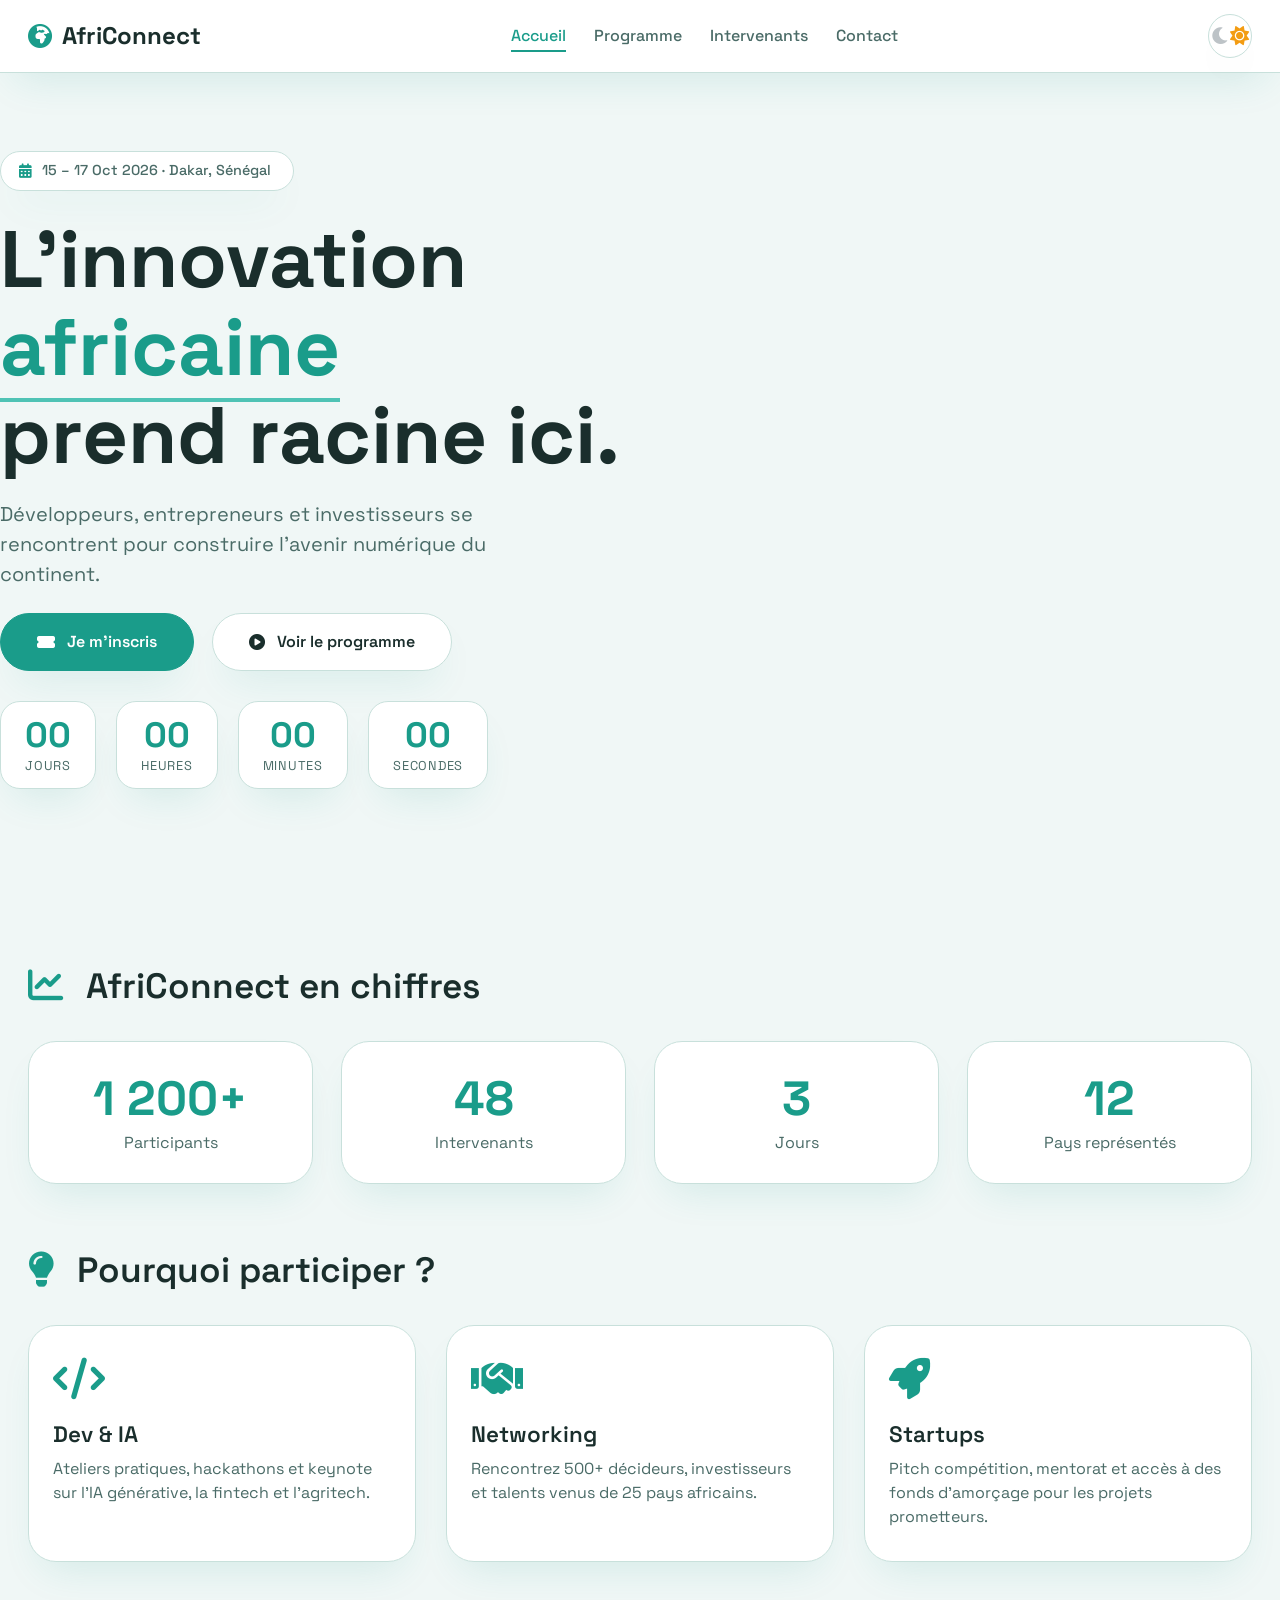
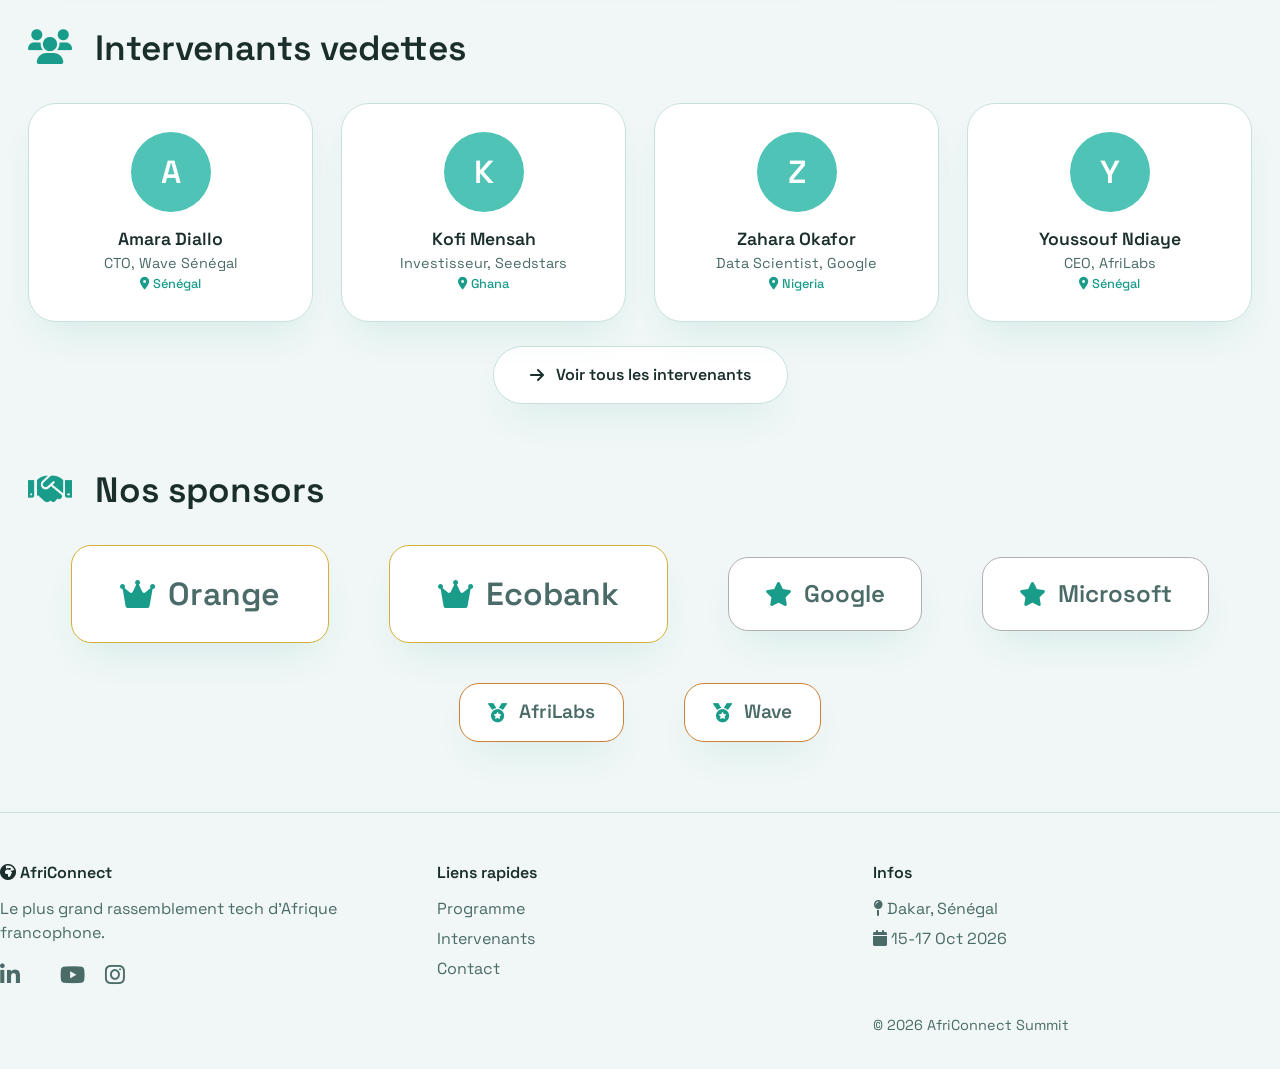
<file: index.html>
<!DOCTYPE html>
<html lang="fr">
<head>
    <meta charset="UTF-8" />
    <meta name="viewport" content="width=device-width, initial-scale=1.0" />
    <title>AfriConnect Summit 2026 · Accueil</title>
    <link rel="preconnect" href="https://fonts.googleapis.com" />
    <link rel="preconnect" href="https://fonts.gstatic.com" crossorigin />
    <link href="https://fonts.googleapis.com/css2?family=Space+Grotesk:wght@400;500;600;700&display=swap" rel="stylesheet" />
    <link rel="stylesheet" href="https://cdnjs.cloudflare.com/ajax/libs/font-awesome/6.0.0-beta3/css/all.min.css" />
    <link rel="stylesheet" href="css/style.css" />
</head>
<body>

    <!-- ===== NAVBAR ===== -->
    <header class="navbar">
        <a href="index.html" class="logo"><i class="fas fa-globe-africa"></i> AfriConnect</a>
        <input type="checkbox" id="menu-toggle" class="menu-toggle" />
        <label for="menu-toggle" class="hamburger"><i class="fas fa-bars"></i></label>
        <div class="nav-links">
            <a href="index.html" class="active">Accueil</a>
            <a href="programme.html">Programme</a>
            <a href="intervenants.html">Intervenants</a>
            <a href="contact.html">Contact</a>
        </div>
        <div class="nav-right">
            <label class="theme-toggle">
                <input type="checkbox" id="themeCheckbox" />
                <i class="fas fa-moon"></i>
                <i class="fas fa-sun"></i>
            </label>
        </div>
    </header>

    <!-- ===== PAGE ACCUEIL ===== -->
    <main>

        <!-- Hero -->
        <section class="hero container">
            <div class="hero-content">
                <div class="hero-badge">
                    <i class="fas fa-calendar-alt"></i> 15 – 17 Oct 2026 · Dakar, Sénégal
                </div>
                <h1>L'innovation <span>africaine</span><br />prend racine ici.</h1>
                <p>Développeurs, entrepreneurs et investisseurs se rencontrent pour construire l'avenir numérique du continent.</p>
                <div class="hero-actions">
                    <a href="contact.html" class="btn btn-primary"><i class="fas fa-ticket-alt"></i> Je m'inscris</a>
                    <a href="programme.html" class="btn btn-outline"><i class="fas fa-play-circle"></i> Voir le programme</a>
                </div>
                <div class="countdown">
                    <div class="countdown-item"><span class="number" id="days">--</span><div class="label">Jours</div></div>
                    <div class="countdown-item"><span class="number" id="hours">--</span><div class="label">Heures</div></div>
                    <div class="countdown-item"><span class="number" id="minutes">--</span><div class="label">Minutes</div></div>
                    <div class="countdown-item"><span class="number" id="seconds">--</span><div class="label">Secondes</div></div>
                </div>
            </div>
        </section>

        <!-- Chiffres clés -->
        <section class="container section-fade">
            <h2 class="section-title"><i class="fas fa-chart-line"></i> AfriConnect en chiffres</h2>
            <div class="stats-grid">
                <div class="stat-card">
                    <div class="stat-number">1 200+</div>
                    <div class="stat-label">Participants</div>
                </div>
                <div class="stat-card">
                    <div class="stat-number">48</div>
                    <div class="stat-label">Intervenants</div>
                </div>
                <div class="stat-card">
                    <div class="stat-number">3</div>
                    <div class="stat-label">Jours</div>
                </div>
                <div class="stat-card">
                    <div class="stat-number">12</div>
                    <div class="stat-label">Pays représentés</div>
                </div>
            </div>
        </section>

        <!-- Pourquoi participer -->
        <section class="container section-fade">
            <h2 class="section-title"><i class="fas fa-lightbulb"></i> Pourquoi participer ?</h2>
            <div class="flex-3">
                <div class="arg">
                    <i class="fas fa-code"></i>
                    <h3>Dev & IA</h3>
                    <p>Ateliers pratiques, hackathons et keynote sur l'IA générative, la fintech et l'agritech.</p>
                </div>
                <div class="arg">
                    <i class="fas fa-handshake"></i>
                    <h3>Networking</h3>
                    <p>Rencontrez 500+ décideurs, investisseurs et talents venus de 25 pays africains.</p>
                </div>
                <div class="arg">
                    <i class="fas fa-rocket"></i>
                    <h3>Startups</h3>
                    <p>Pitch compétition, mentorat et accès à des fonds d'amorçage pour les projets prometteurs.</p>
                </div>
            </div>
        </section>

        <!-- Intervenants vedettes -->
        <section class="container section-fade">
            <h2 class="section-title"><i class="fas fa-users"></i> Intervenants vedettes</h2>
            <div class="speakers-grid">
                <div class="speaker-card">
                    <div class="avatar">A</div>
                    <h4>Amara Diallo</h4>
                    <div class="title">CTO, Wave Sénégal</div>
                    <div class="country"><i class="fas fa-map-marker-alt"></i> Sénégal</div>
                </div>
                <div class="speaker-card">
                    <div class="avatar">K</div>
                    <h4>Kofi Mensah</h4>
                    <div class="title">Investisseur, Seedstars</div>
                    <div class="country"><i class="fas fa-map-marker-alt"></i> Ghana</div>
                </div>
                <div class="speaker-card">
                    <div class="avatar">Z</div>
                    <h4>Zahara Okafor</h4>
                    <div class="title">Data Scientist, Google</div>
                    <div class="country"><i class="fas fa-map-marker-alt"></i> Nigeria</div>
                </div>
                <div class="speaker-card">
                    <div class="avatar">Y</div>
                    <h4>Youssouf Ndiaye</h4>
                    <div class="title">CEO, AfriLabs</div>
                    <div class="country"><i class="fas fa-map-marker-alt"></i> Sénégal</div>
                </div>
            </div>
            <div class="btn-center">
                <a href="intervenants.html" class="btn btn-outline"><i class="fas fa-arrow-right"></i> Voir tous les intervenants</a>
            </div>
        </section>

        <!-- Sponsors -->
        <section class="container section-fade">
            <h2 class="section-title"><i class="fas fa-handshake"></i> Nos sponsors</h2>
            <div class="sponsors-tier">
                <div class="sponsor gold"><i class="fas fa-crown"></i> Orange</div>
                <div class="sponsor gold"><i class="fas fa-crown"></i> Ecobank</div>
                <div class="sponsor silver"><i class="fas fa-star"></i> Google</div>
                <div class="sponsor silver"><i class="fas fa-star"></i> Microsoft</div>
                <div class="sponsor bronze"><i class="fas fa-medal"></i> AfriLabs</div>
                <div class="sponsor bronze"><i class="fas fa-medal"></i> Wave</div>
            </div>
        </section>

    </main>

    <!-- ===== FOOTER ===== -->
    <footer class="container footer">
        <div class="footer-col">
            <h4><i class="fas fa-globe-africa"></i> AfriConnect</h4>
            <p>Le plus grand rassemblement tech d'Afrique francophone.</p>
            <div class="footer-socials">
                <a href="#"><i class="fab fa-linkedin-in"></i></a>
                <a href="#"><i class="fab fa-x-twitter"></i></a>
                <a href="#"><i class="fab fa-youtube"></i></a>
                <a href="#"><i class="fab fa-instagram"></i></a>
            </div>
        </div>
        <div class="footer-col">
            <h4>Liens rapides</h4>
            <a href="programme.html">Programme</a>
            <a href="intervenants.html">Intervenants</a>
            <a href="contact.html">Contact</a>
        </div>
        <div class="footer-col">
            <h4>Infos</h4>
            <p><i class="fas fa-map-pin"></i> Dakar, Sénégal</p>
            <p><i class="fas fa-calendar"></i> 15-17 Oct 2026</p>
            <a href="#" class="back-top"><i class="fas fa-arrow-up"></i> Retour en haut</a>
            <div class="copyright">© 2026 AfriConnect Summit</div>
        </div>
    </footer>

    <script src="js/main.js"></script>
</body>
</html>
</file>
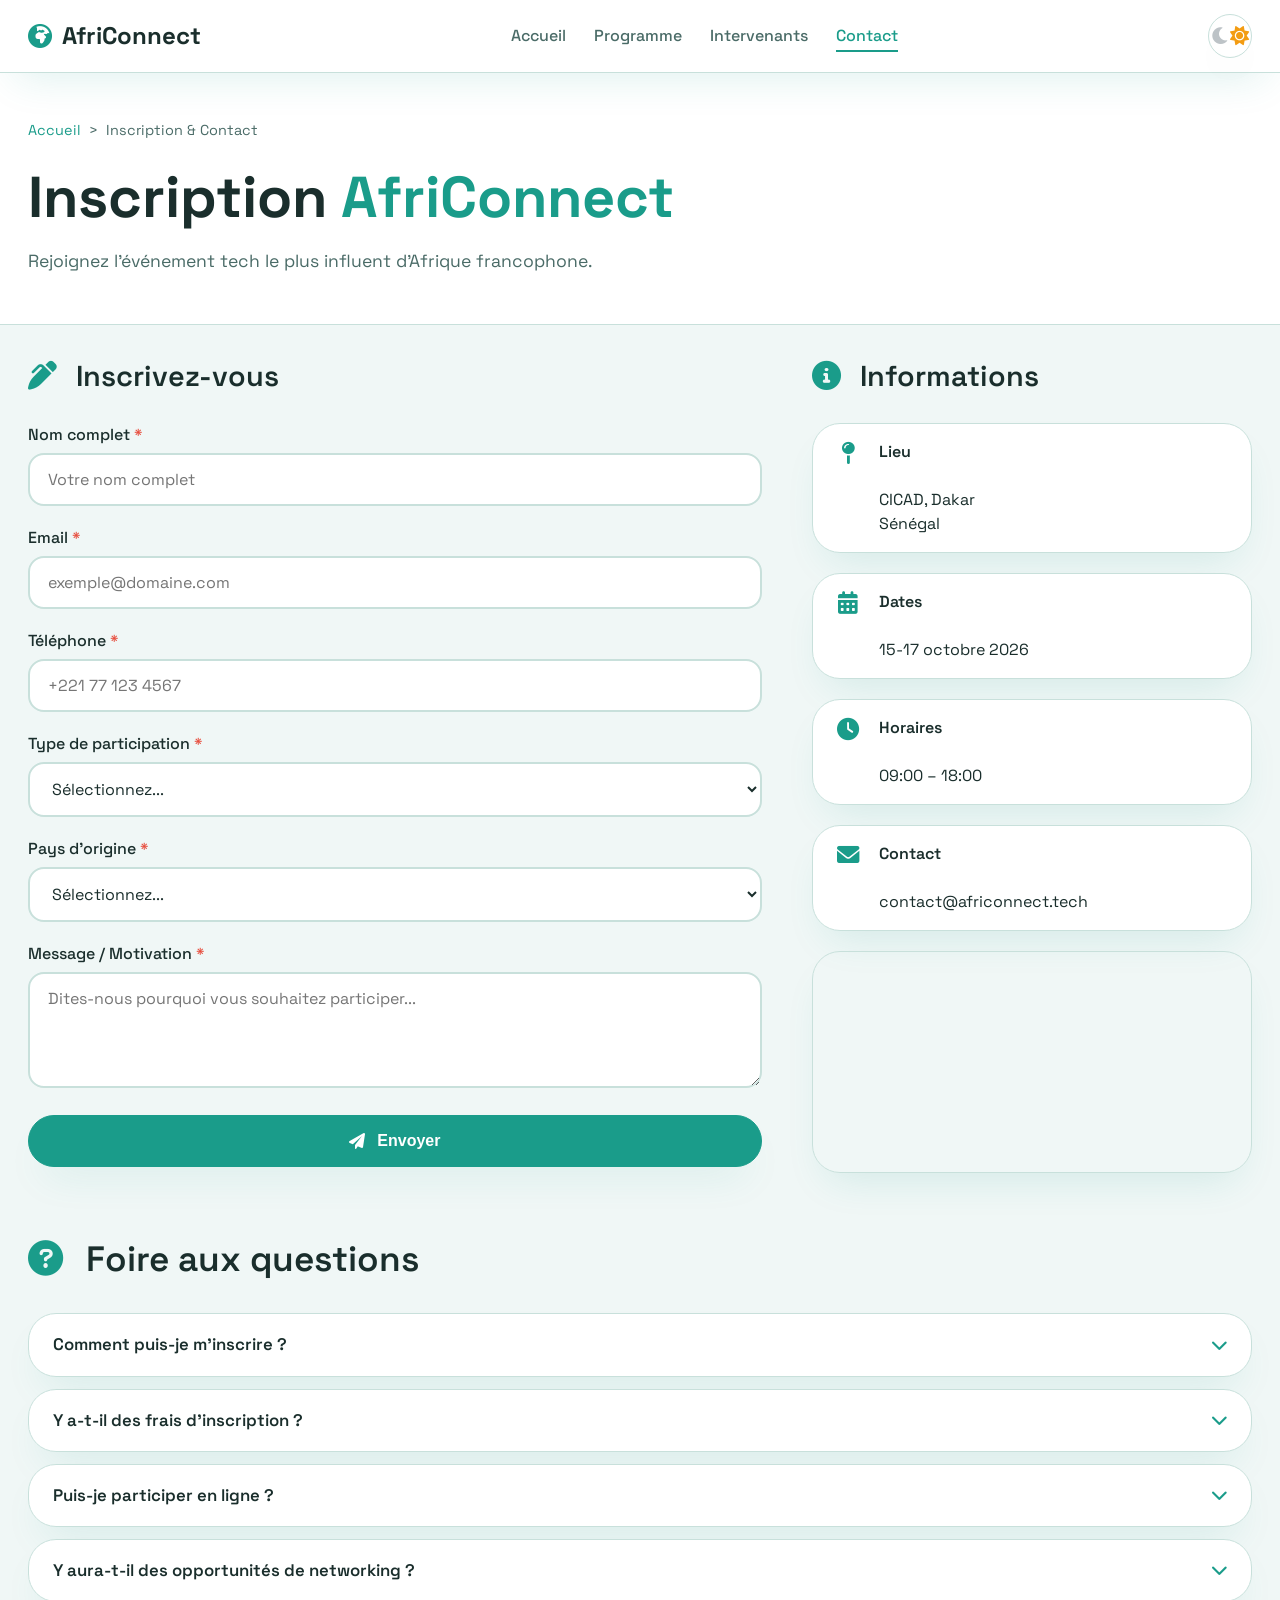
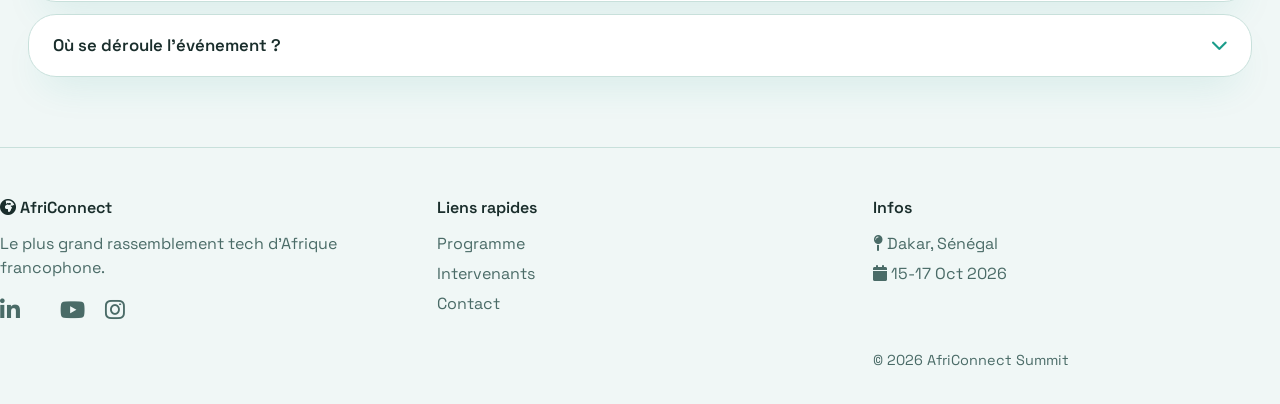
<file: contact.html>
<!DOCTYPE html>
<html lang="fr">
<head>
    <meta charset="UTF-8" />
    <meta name="viewport" content="width=device-width, initial-scale=1.0" />
    <title>AfriConnect Summit 2026 · Inscription & Contact</title>
    <link rel="preconnect" href="https://fonts.googleapis.com" />
    <link rel="preconnect" href="https://fonts.gstatic.com" crossorigin />
    <link href="https://fonts.googleapis.com/css2?family=Space+Grotesk:wght@400;500;600;700&display=swap" rel="stylesheet" />
    <link rel="stylesheet" href="https://cdnjs.cloudflare.com/ajax/libs/font-awesome/6.0.0-beta3/css/all.min.css" />
    <link rel="stylesheet" href="css/style.css" />
</head>
<body>

    <!-- ===== NAVBAR ===== -->
    <header class="navbar">
        <a href="index.html" class="logo"><i class="fas fa-globe-africa"></i> AfriConnect</a>
        <input type="checkbox" id="menu-toggle" class="menu-toggle" />
        <label for="menu-toggle" class="hamburger"><i class="fas fa-bars"></i></label>
        <div class="nav-links">
            <a href="index.html">Accueil</a>
            <a href="programme.html">Programme</a>
            <a href="intervenants.html">Intervenants</a>
            <a href="contact.html" class="active">Contact</a>
        </div>
        <div class="nav-right">
            <label class="theme-toggle">
                <input type="checkbox" id="themeCheckbox" />
                <i class="fas fa-moon"></i>
                <i class="fas fa-sun"></i>
            </label>
        </div>
    </header>

    <!-- ===== PAGE CONTACT ===== -->
    <main>

        <!-- Hero interne -->
        <section class="inner-hero">
            <div class="container">
                <div class="breadcrumb">
                    <a href="index.html">Accueil</a>
                    <span class="separator">></span>
                    <span>Inscription & Contact</span>
                </div>
                <h1>Inscription <span>AfriConnect</span></h1>
                <p>Rejoignez l'événement tech le plus influent d'Afrique francophone.</p>
            </div>
        </section>

        <!-- ===== FORMULAIRE 2 COLONNES ===== -->
        <section class="container">
            <div class="contact-wrapper">
                <!-- Formulaire -->
                <div class="form-col">
                    <form id="inscriptionForm" novalidate>
                        <h2><i class="fas fa-pen-alt"></i> Inscrivez-vous</h2>
                        
                        <div class="form-group">
                            <label for="nom">Nom complet <span class="required">*</span></label>
                            <input type="text" id="nom" placeholder="Votre nom complet" required />
                            <span class="error-msg" id="nomError">Veuillez saisir votre nom.</span>
                        </div>

                        <div class="form-group">
                            <label for="email">Email <span class="required">*</span></label>
                            <input type="email" id="email" placeholder="exemple@domaine.com" required />
                            <span class="error-msg" id="emailError">Email invalide (ex: nom@domaine.com).</span>
                        </div>

                        <div class="form-group">
                            <label for="telephone">Téléphone <span class="required">*</span></label>
                            <input type="tel" id="telephone" placeholder="+221 77 123 4567" required />
                            <span class="error-msg" id="telephoneError">Minimum 8 chiffres.</span>
                        </div>

                        <div class="form-group">
                            <label for="participation">Type de participation <span class="required">*</span></label>
                            <select id="participation" required>
                                <option value="">Sélectionnez...</option>
                                <option value="presentiel">Présentiel</option>
                                <option value="en-ligne">En ligne</option>
                                <option value="exposant">Exposant</option>
                                <option value="intervenant">Intervenant</option>
                            </select>
                            <span class="error-msg" id="participationError">Veuillez choisir un type.</span>
                        </div>

                        <div class="form-group">
                            <label for="pays">Pays d'origine <span class="required">*</span></label>
                            <select id="pays" required>
                                <option value="">Sélectionnez...</option>
                                <option value="Senegal">Sénégal</option>
                                <option value="CoteIvoire">Côte d'Ivoire</option>
                                <option value="Mali">Mali</option>
                                <option value="Nigeria">Nigeria</option>
                                <option value="Ghana">Ghana</option>
                                <option value="Maroc">Maroc</option>
                                <option value="Tunisie">Tunisie</option>
                                <option value="Algerie">Algérie</option>
                                <option value="Cameroun">Cameroun</option>
                                <option value="RD Congo">RD Congo</option>
                                <option value="Benin">Bénin</option>
                                <option value="Togo">Togo</option>
                            </select>
                            <span class="error-msg" id="paysError">Veuillez sélectionner votre pays.</span>
                        </div>

                        <div class="form-group">
                            <label for="message">Message / Motivation <span class="required">*</span></label>
                            <textarea id="message" rows="4" placeholder="Dites-nous pourquoi vous souhaitez participer..." required></textarea>
                            <span class="error-msg" id="messageError">Minimum 20 caractères.</span>
                        </div>

                        <button type="submit" class="btn btn-primary btn-full"><i class="fas fa-paper-plane"></i> Envoyer</button>
                        <div id="formSuccess" class="success-msg" style="display:none;">
                            <i class="fas fa-check-circle"></i> Inscription validée ! Merci de votre confiance.
                        </div>
                    </form>
                </div>

                <!-- Infos droite -->
                <div class="info-col">
                    <h2><i class="fas fa-info-circle"></i> Informations</h2>
                    <div class="info-item">
                        <i class="fas fa-map-pin"></i>
                        <div><strong>Lieu</strong><br />CICAD, Dakar<br />Sénégal</div>
                    </div>
                    <div class="info-item">
                        <i class="fas fa-calendar-alt"></i>
                        <div><strong>Dates</strong><br />15-17 octobre 2026</div>
                    </div>
                    <div class="info-item">
                        <i class="fas fa-clock"></i>
                        <div><strong>Horaires</strong><br />09:00 – 18:00</div>
                    </div>
                    <div class="info-item">
                        <i class="fas fa-envelope"></i>
                        <div><strong>Contact</strong><br />contact@africonnect.tech</div>
                    </div>

                    <!-- Carte Google Maps -->
                    <div class="map-container">
                        <iframe src="https://www.google.com/maps/embed?pb=!1m18!1m12!1m3!1d15436.78656606714!2d-17.467199!3d14.6937!2m3!1f0!2f0!3f0!3m2!1i1024!2i768!4f13.1!3m3!1m2!1s0xec173d0b2e5c4f7%3A0x5a3a6b6f8c4d8a7!2sDakar%2C%20S%C3%A9n%C3%A9gal!5e0!3m2!1sfr!2sfr!4v1700000000000" 
                            allowfullscreen="" loading="lazy" referrerpolicy="no-referrer-when-downgrade">
                        </iframe>
                    </div>
                </div>
            </div>
        </section>

        <!-- ===== FAQ ACCORDÉON CSS PUR ===== -->
        <section class="container section-fade">
            <h2 class="section-title"><i class="fas fa-question-circle"></i> Foire aux questions</h2>
            <div class="faq-container">
                <div class="faq-item">
                    <input type="checkbox" id="faq1" />
                    <label for="faq1" class="faq-question">
                        <span>Comment puis-je m'inscrire ?</span>
                        <i class="fas fa-chevron-down"></i>
                    </label>
                    <div class="faq-answer">
                        <p>Vous pouvez vous inscrire directement via le formulaire d'inscription ci-dessus. Une confirmation vous sera envoyée par email.</p>
                    </div>
                </div>
                <div class="faq-item">
                    <input type="checkbox" id="faq2" />
                    <label for="faq2" class="faq-question">
                        <span>Y a-t-il des frais d'inscription ?</span>
                        <i class="fas fa-chevron-down"></i>
                    </label>
                    <div class="faq-answer">
                        <p>L'inscription est gratuite pour les étudiants et les startups. Pour les professionnels, un tarif préférentiel est disponible jusqu'au 1er septembre.</p>
                    </div>
                </div>
                <div class="faq-item">
                    <input type="checkbox" id="faq3" />
                    <label for="faq3" class="faq-question">
                        <span>Puis-je participer en ligne ?</span>
                        <i class="fas fa-chevron-down"></i>
                    </label>
                    <div class="faq-answer">
                        <p>Oui, une option de participation à distance est disponible avec accès aux streams et aux sessions de networking virtuelles.</p>
                    </div>
                </div>
                <div class="faq-item">
                    <input type="checkbox" id="faq4" />
                    <label for="faq4" class="faq-question">
                        <span>Y aura-t-il des opportunités de networking ?</span>
                        <i class="fas fa-chevron-down"></i>
                    </label>
                    <div class="faq-answer">
                        <p>Plusieurs temps de networking sont prévus : pauses café, déjeuners, cocktail de clôture et une application de mise en relation.</p>
                    </div>
                </div>
                <div class="faq-item">
                    <input type="checkbox" id="faq5" />
                    <label for="faq5" class="faq-question">
                        <span>Où se déroule l'événement ?</span>
                        <i class="fas fa-chevron-down"></i>
                    </label>
                    <div class="faq-answer">
                        <p>Le sommet a lieu au CICAD (Centre International de Conférences Abdou Diouf) à Dakar, Sénégal.</p>
                    </div>
                </div>
            </div>
        </section>

    </main>

    <!-- ===== FOOTER ===== -->
    <footer class="container footer">
        <div class="footer-col">
            <h4><i class="fas fa-globe-africa"></i> AfriConnect</h4>
            <p>Le plus grand rassemblement tech d'Afrique francophone.</p>
            <div class="footer-socials">
                <a href="#"><i class="fab fa-linkedin-in"></i></a>
                <a href="#"><i class="fab fa-x-twitter"></i></a>
                <a href="#"><i class="fab fa-youtube"></i></a>
                <a href="#"><i class="fab fa-instagram"></i></a>
            </div>
        </div>
        <div class="footer-col">
            <h4>Liens rapides</h4>
            <a href="programme.html">Programme</a>
            <a href="intervenants.html">Intervenants</a>
            <a href="contact.html">Contact</a>
        </div>
        <div class="footer-col">
            <h4>Infos</h4>
            <p><i class="fas fa-map-pin"></i> Dakar, Sénégal</p>
            <p><i class="fas fa-calendar"></i> 15-17 Oct 2026</p>
            <a href="#" class="back-top"><i class="fas fa-arrow-up"></i> Retour en haut</a>
            <div class="copyright">© 2026 AfriConnect Summit</div>
        </div>
    </footer>

    <script src="js/main.js"></script>
</body>
</html>
</file>
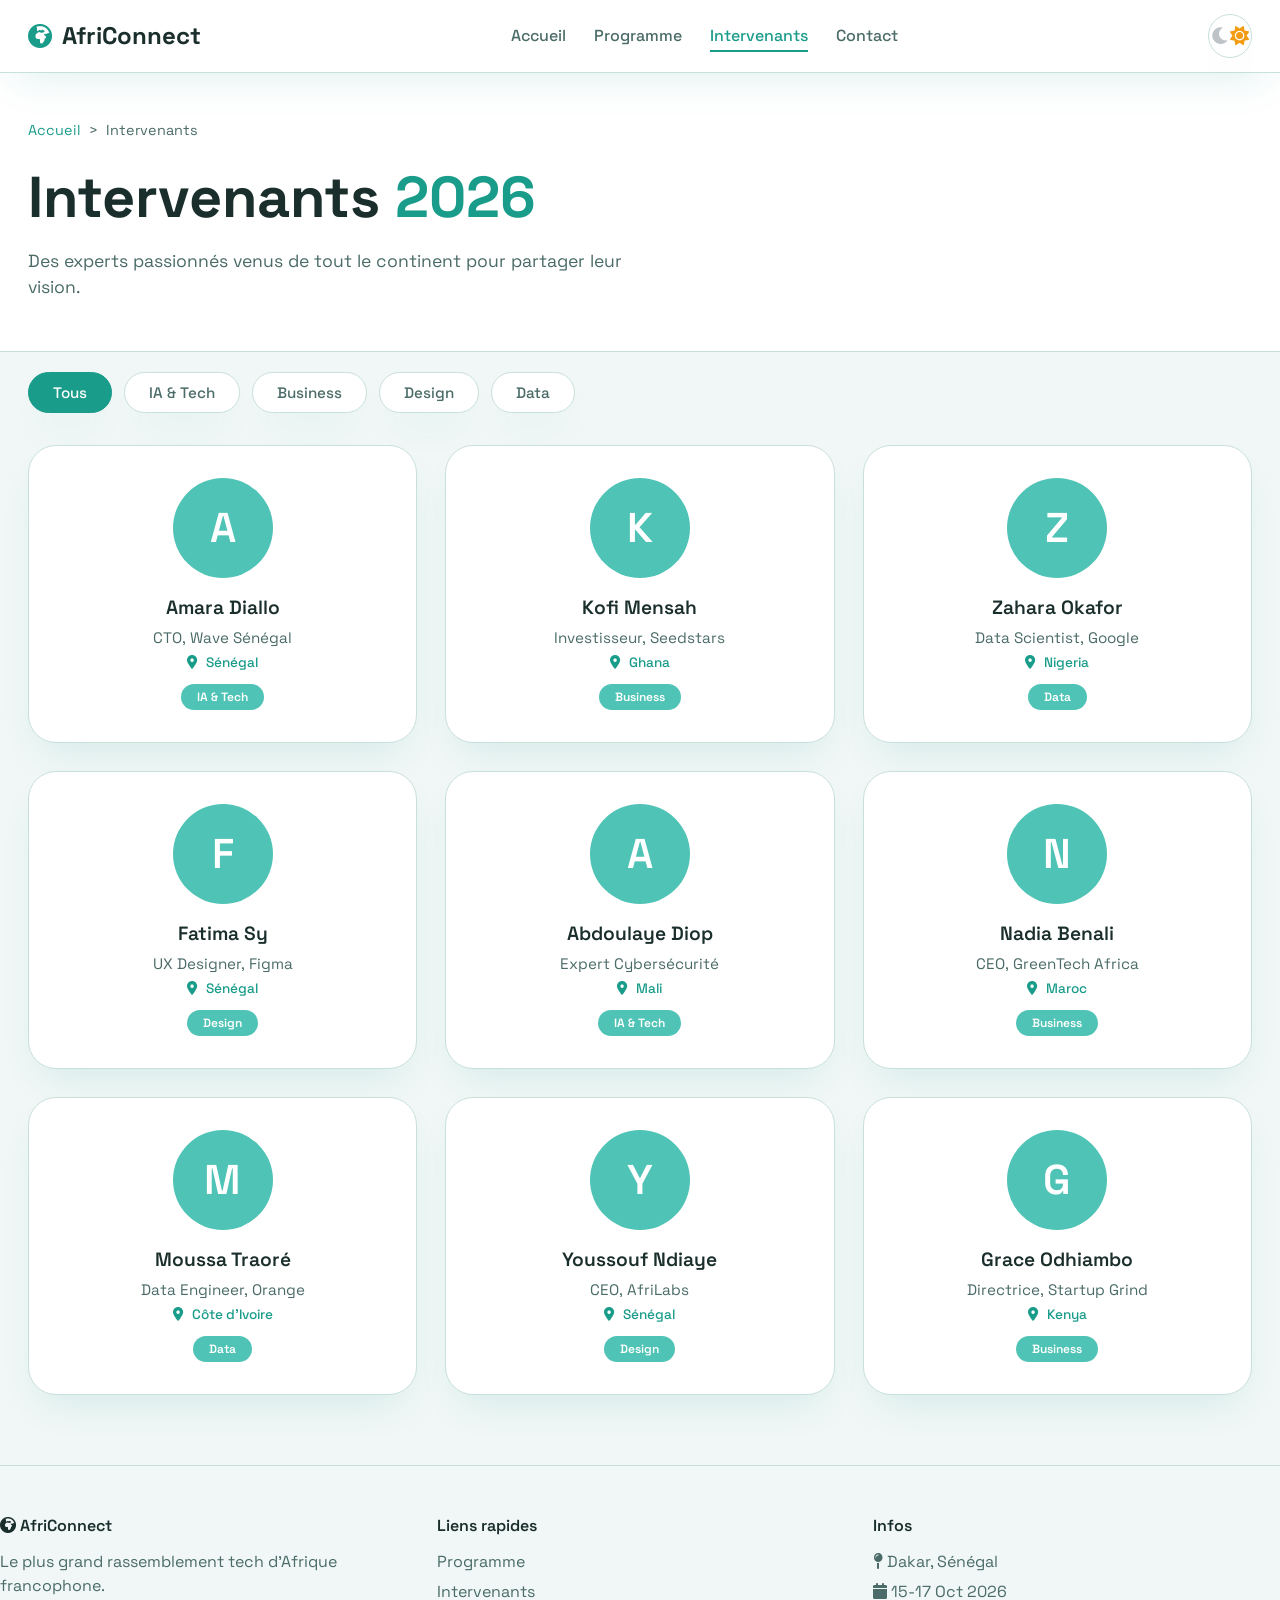
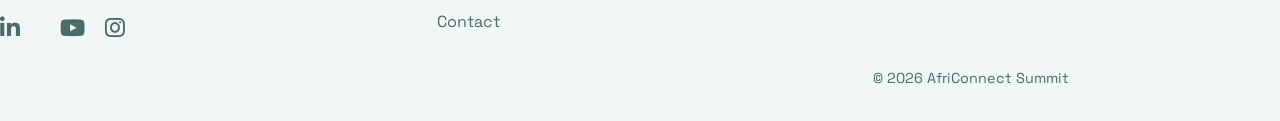
<file: intervenants.html>
<!DOCTYPE html>
<html lang="fr">
<head>
    <meta charset="UTF-8" />
    <meta name="viewport" content="width=device-width, initial-scale=1.0" />
    <title>AfriConnect Summit 2026 · Intervenants</title>
    <link rel="preconnect" href="https://fonts.googleapis.com" />
    <link rel="preconnect" href="https://fonts.gstatic.com" crossorigin />
    <link href="https://fonts.googleapis.com/css2?family=Space+Grotesk:wght@400;500;600;700&display=swap" rel="stylesheet" />
    <link rel="stylesheet" href="https://cdnjs.cloudflare.com/ajax/libs/font-awesome/6.0.0-beta3/css/all.min.css" />
    <link rel="stylesheet" href="css/style.css" />
</head>
<body>

    <!-- ===== NAVBAR ===== -->
    <header class="navbar">
        <a href="index.html" class="logo"><i class="fas fa-globe-africa"></i> AfriConnect</a>
        <input type="checkbox" id="menu-toggle" class="menu-toggle" />
        <label for="menu-toggle" class="hamburger"><i class="fas fa-bars"></i></label>
        <div class="nav-links">
            <a href="index.html">Accueil</a>
            <a href="programme.html">Programme</a>
            <a href="intervenants.html" class="active">Intervenants</a>
            <a href="contact.html">Contact</a>
        </div>
        <div class="nav-right">
            <label class="theme-toggle">
                <input type="checkbox" id="themeCheckbox" />
                <i class="fas fa-moon"></i>
                <i class="fas fa-sun"></i>
            </label>
        </div>
    </header>

    <!-- ===== PAGE INTERVENANTS ===== -->
    <main>

        <!-- Hero interne -->
        <section class="inner-hero">
            <div class="container">
                <div class="breadcrumb">
                    <a href="index.html">Accueil</a>
                    <span class="separator">></span>
                    <span>Intervenants</span>
                </div>
                <h1>Intervenants <span>2026</span></h1>
                <p>Des experts passionnés venus de tout le continent pour partager leur vision.</p>
            </div>
        </section>

        <!-- ===== FILTRES ===== -->
        <section class="container">
            <div class="filters-container">
                <button class="filter-btn active" data-filter="all">Tous</button>
                <button class="filter-btn" data-filter="ia">IA & Tech</button>
                <button class="filter-btn" data-filter="business">Business</button>
                <button class="filter-btn" data-filter="design">Design</button>
                <button class="filter-btn" data-filter="data">Data</button>
            </div>
        </section>

        <!-- ===== GRILLE INTERVENANTS ===== -->
        <section class="container section-fade">
            <div class="speakers-grid-full" id="speakersGrid">
                <div class="speaker-full" data-category="ia">
                    <div class="avatar-lg">A</div>
                    <h4>Amara Diallo</h4>
                    <div class="specialite">CTO, Wave Sénégal</div>
                    <div class="pays"><i class="fas fa-map-marker-alt"></i> Sénégal</div>
                    <span class="tag">IA & Tech</span>
                </div>
                <div class="speaker-full" data-category="business">
                    <div class="avatar-lg">K</div>
                    <h4>Kofi Mensah</h4>
                    <div class="specialite">Investisseur, Seedstars</div>
                    <div class="pays"><i class="fas fa-map-marker-alt"></i> Ghana</div>
                    <span class="tag">Business</span>
                </div>
                <div class="speaker-full" data-category="data">
                    <div class="avatar-lg">Z</div>
                    <h4>Zahara Okafor</h4>
                    <div class="specialite">Data Scientist, Google</div>
                    <div class="pays"><i class="fas fa-map-marker-alt"></i> Nigeria</div>
                    <span class="tag">Data</span>
                </div>
                <div class="speaker-full" data-category="design">
                    <div class="avatar-lg">F</div>
                    <h4>Fatima Sy</h4>
                    <div class="specialite">UX Designer, Figma</div>
                    <div class="pays"><i class="fas fa-map-marker-alt"></i> Sénégal</div>
                    <span class="tag">Design</span>
                </div>
                <div class="speaker-full" data-category="ia">
                    <div class="avatar-lg">A</div>
                    <h4>Abdoulaye Diop</h4>
                    <div class="specialite">Expert Cybersécurité</div>
                    <div class="pays"><i class="fas fa-map-marker-alt"></i> Mali</div>
                    <span class="tag">IA & Tech</span>
                </div>
                <div class="speaker-full" data-category="business">
                    <div class="avatar-lg">N</div>
                    <h4>Nadia Benali</h4>
                    <div class="specialite">CEO, GreenTech Africa</div>
                    <div class="pays"><i class="fas fa-map-marker-alt"></i> Maroc</div>
                    <span class="tag">Business</span>
                </div>
                <div class="speaker-full" data-category="data">
                    <div class="avatar-lg">M</div>
                    <h4>Moussa Traoré</h4>
                    <div class="specialite">Data Engineer, Orange</div>
                    <div class="pays"><i class="fas fa-map-marker-alt"></i> Côte d'Ivoire</div>
                    <span class="tag">Data</span>
                </div>
                <div class="speaker-full" data-category="design">
                    <div class="avatar-lg">Y</div>
                    <h4>Youssouf Ndiaye</h4>
                    <div class="specialite">CEO, AfriLabs</div>
                    <div class="pays"><i class="fas fa-map-marker-alt"></i> Sénégal</div>
                    <span class="tag">Design</span>
                </div>
                <div class="speaker-full" data-category="business">
                    <div class="avatar-lg">G</div>
                    <h4>Grace Odhiambo</h4>
                    <div class="specialite">Directrice, Startup Grind</div>
                    <div class="pays"><i class="fas fa-map-marker-alt"></i> Kenya</div>
                    <span class="tag">Business</span>
                </div>
            </div>
        </section>

    </main>

    <!-- ===== FOOTER ===== -->
    <footer class="container footer">
        <div class="footer-col">
            <h4><i class="fas fa-globe-africa"></i> AfriConnect</h4>
            <p>Le plus grand rassemblement tech d'Afrique francophone.</p>
            <div class="footer-socials">
                <a href="#"><i class="fab fa-linkedin-in"></i></a>
                <a href="#"><i class="fab fa-x-twitter"></i></a>
                <a href="#"><i class="fab fa-youtube"></i></a>
                <a href="#"><i class="fab fa-instagram"></i></a>
            </div>
        </div>
        <div class="footer-col">
            <h4>Liens rapides</h4>
            <a href="programme.html">Programme</a>
            <a href="intervenants.html">Intervenants</a>
            <a href="contact.html">Contact</a>
        </div>
        <div class="footer-col">
            <h4>Infos</h4>
            <p><i class="fas fa-map-pin"></i> Dakar, Sénégal</p>
            <p><i class="fas fa-calendar"></i> 15-17 Oct 2026</p>
            <a href="#" class="back-top"><i class="fas fa-arrow-up"></i> Retour en haut</a>
            <div class="copyright">© 2026 AfriConnect Summit</div>
        </div>
    </footer>

    <script src="js/main.js"></script>
</body>
</html>
</file>
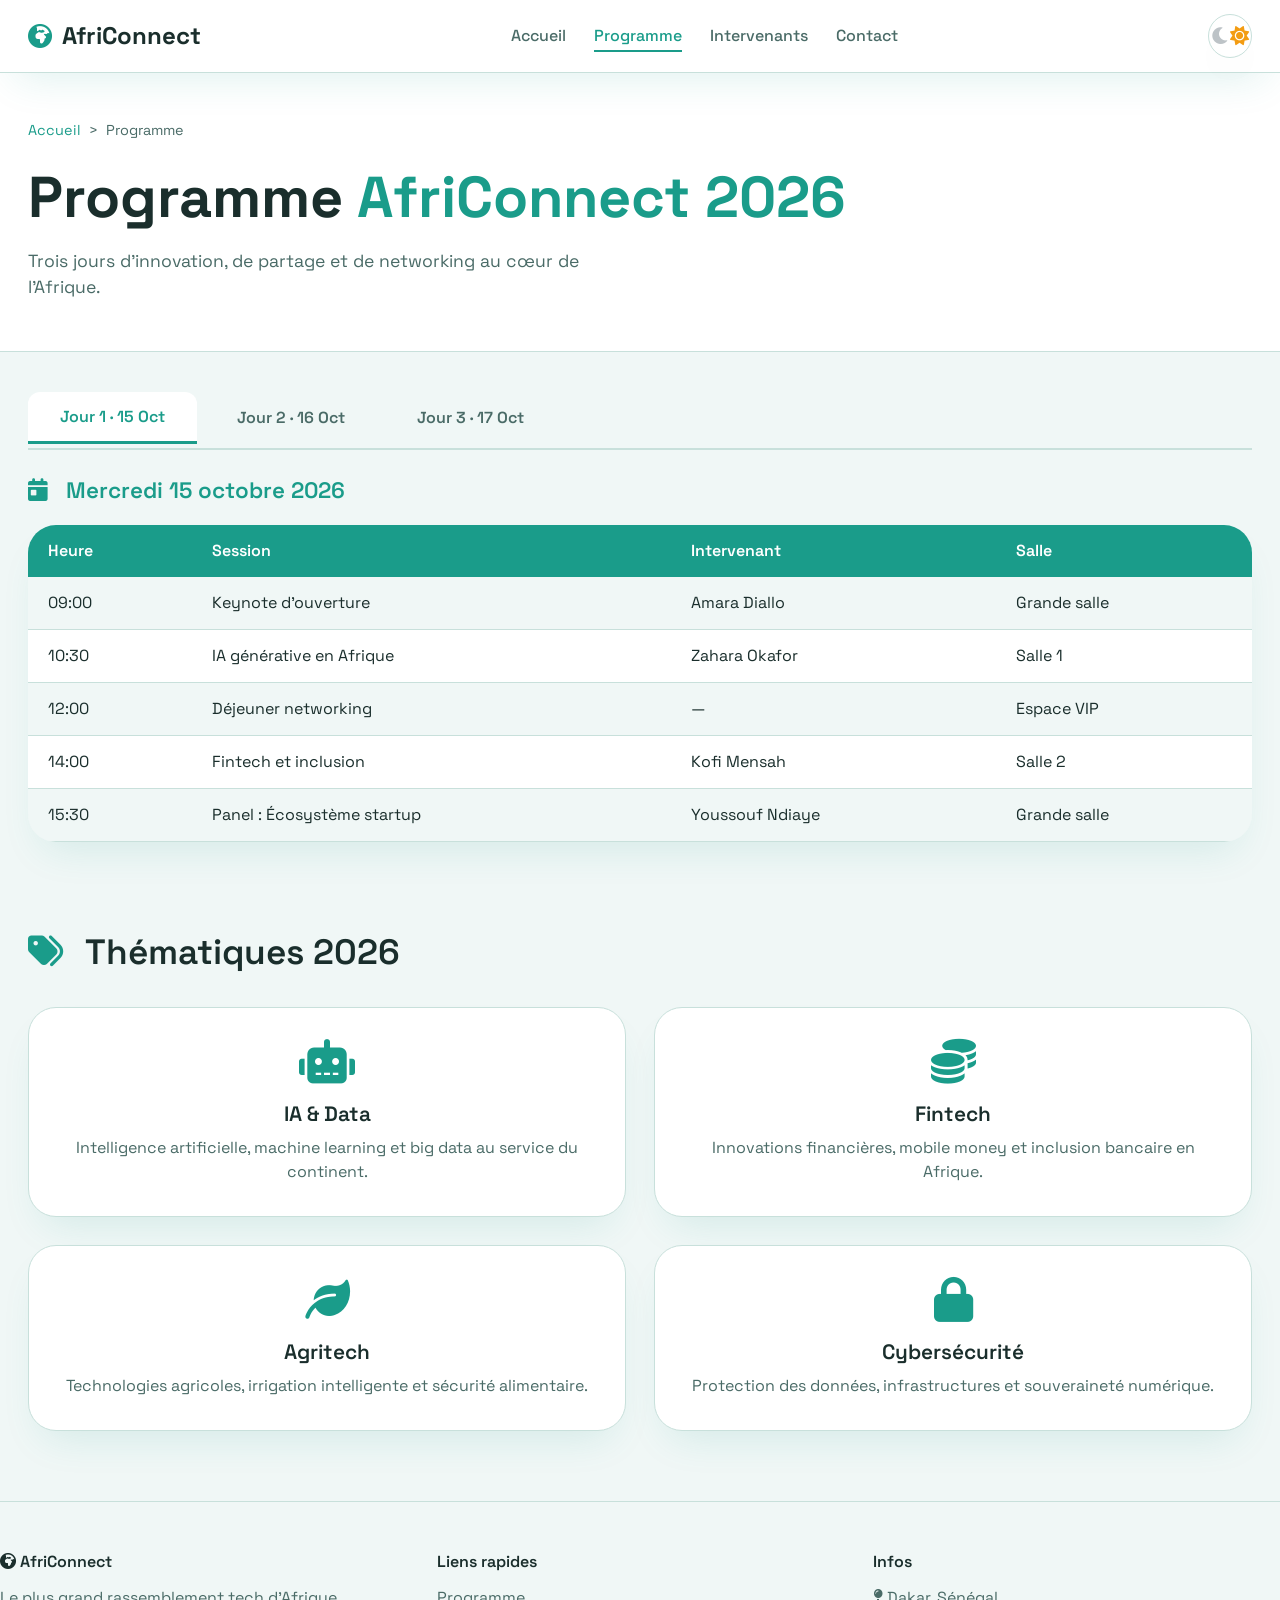
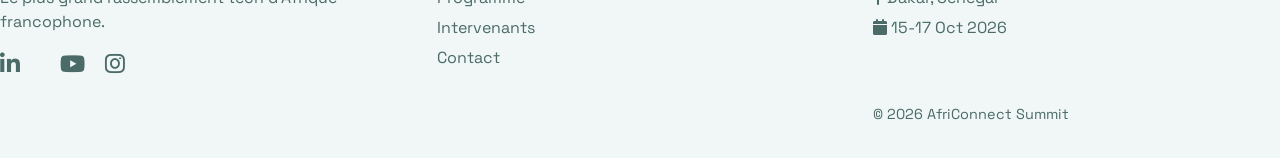
<file: programme.html>
<!DOCTYPE html>
<html lang="fr">
<head>
    <meta charset="UTF-8" />
    <meta name="viewport" content="width=device-width, initial-scale=1.0" />
    <title>AfriConnect Summit 2026 · Programme</title>
    <link rel="preconnect" href="https://fonts.googleapis.com" />
    <link rel="preconnect" href="https://fonts.gstatic.com" crossorigin />
    <link href="https://fonts.googleapis.com/css2?family=Space+Grotesk:wght@400;500;600;700&display=swap" rel="stylesheet" />
    <link rel="stylesheet" href="https://cdnjs.cloudflare.com/ajax/libs/font-awesome/6.0.0-beta3/css/all.min.css" />
    <link rel="stylesheet" href="css/style.css" />
</head>
<body>

    <!-- ===== NAVBAR ===== -->
    <header class="navbar">
        <a href="index.html" class="logo"><i class="fas fa-globe-africa"></i> AfriConnect</a>
        <input type="checkbox" id="menu-toggle" class="menu-toggle" />
        <label for="menu-toggle" class="hamburger"><i class="fas fa-bars"></i></label>
        <div class="nav-links">
            <a href="index.html">Accueil</a>
            <a href="programme.html" class="active">Programme</a>
            <a href="intervenants.html">Intervenants</a>
            <a href="contact.html">Contact</a>
        </div>
        <div class="nav-right">
            <label class="theme-toggle">
                <input type="checkbox" id="themeCheckbox" />
                <i class="fas fa-moon"></i>
                <i class="fas fa-sun"></i>
            </label>
        </div>
    </header>

    <!-- ===== PAGE PROGRAMME ===== -->
    <main>

        <!-- Hero interne -->
        <section class="inner-hero">
            <div class="container">
                <div class="breadcrumb">
                    <a href="index.html">Accueil</a>
                    <span class="separator">></span>
                    <span>Programme</span>
                </div>
                <h1>Programme <span>AfriConnect 2026</span></h1>
                <p>Trois jours d'innovation, de partage et de networking au cœur de l'Afrique.</p>
            </div>
        </section>

        <!-- ===== ONGLETS 3 JOURS ===== -->
        <section class="container">
            <div class="tabs-container">
                <div class="tabs-nav">
                    <button class="tab-btn active" data-day="1">Jour 1 · 15 Oct</button>
                    <button class="tab-btn" data-day="2">Jour 2 · 16 Oct</button>
                    <button class="tab-btn" data-day="3">Jour 3 · 17 Oct</button>
                </div>

                <!-- Jour 1 -->
                <div class="tab-content active" id="day1">
                    <h2 class="day-title"><i class="fas fa-calendar-day"></i> Mercredi 15 octobre 2026</h2>
                    <table class="schedule">
                        <thead>
                            <tr><th>Heure</th><th>Session</th><th>Intervenant</th><th>Salle</th></tr>
                        </thead>
                        <tbody>
                            <tr><td>09:00</td><td>Keynote d'ouverture</td><td>Amara Diallo</td><td>Grande salle</td></tr>
                            <tr><td>10:30</td><td>IA générative en Afrique</td><td>Zahara Okafor</td><td>Salle 1</td></tr>
                            <tr><td>12:00</td><td>Déjeuner networking</td><td>—</td><td>Espace VIP</td></tr>
                            <tr><td>14:00</td><td>Fintech et inclusion</td><td>Kofi Mensah</td><td>Salle 2</td></tr>
                            <tr><td>15:30</td><td>Panel : Écosystème startup</td><td>Youssouf Ndiaye</td><td>Grande salle</td></tr>
                        </tbody>
                    </table>
                </div>

                <!-- Jour 2 -->
                <div class="tab-content" id="day2">
                    <h2 class="day-title"><i class="fas fa-calendar-day"></i> Jeudi 16 octobre 2026</h2>
                    <table class="schedule">
                        <thead>
                            <tr><th>Heure</th><th>Session</th><th>Intervenant</th><th>Salle</th></tr>
                        </thead>
                        <tbody>
                            <tr><td>09:00</td><td>Design Thinking</td><td>Fatima Sy</td><td>Salle 1</td></tr>
                            <tr><td>10:30</td><td>Data Science & Analytics</td><td>Zahara Okafor</td><td>Grande salle</td></tr>
                            <tr><td>12:00</td><td>Déjeuner</td><td>—</td><td>Espace VIP</td></tr>
                            <tr><td>14:00</td><td>Cybersécurité</td><td>Abdoulaye Diop</td><td>Salle 2</td></tr>
                            <tr><td>15:30</td><td>Pitch compétition</td><td>Jury</td><td>Grande salle</td></tr>
                        </tbody>
                    </table>
                </div>

                <!-- Jour 3 -->
                <div class="tab-content" id="day3">
                    <h2 class="day-title"><i class="fas fa-calendar-day"></i> Vendredi 17 octobre 2026</h2>
                    <table class="schedule">
                        <thead>
                            <tr><th>Heure</th><th>Session</th><th>Intervenant</th><th>Salle</th></tr>
                        </thead>
                        <tbody>
                            <tr><td>09:00</td><td>Agritech & Innovation</td><td>Moussa Traoré</td><td>Salle 1</td></tr>
                            <tr><td>10:30</td><td>Intelligence économique</td><td>Kofi Mensah</td><td>Grande salle</td></tr>
                            <tr><td>12:00</td><td>Déjeuner</td><td>—</td><td>Espace VIP</td></tr>
                            <tr><td>14:00</td><td>Green Tech</td><td>Nadia Benali</td><td>Salle 2</td></tr>
                            <tr><td>15:30</td><td>Clôture & Remerciements</td><td>Youssouf Ndiaye</td><td>Grande salle</td></tr>
                        </tbody>
                    </table>
                </div>
            </div>
        </section>

        <!-- ===== THÉMATIQUES ===== -->
        <section class="container section-fade">
            <h2 class="section-title"><i class="fas fa-tags"></i> Thématiques 2026</h2>
            <div class="themes-grid">
                <div class="theme-card">
                    <i class="fas fa-robot"></i>
                    <h3>IA & Data</h3>
                    <p>Intelligence artificielle, machine learning et big data au service du continent.</p>
                </div>
                <div class="theme-card">
                    <i class="fas fa-coins"></i>
                    <h3>Fintech</h3>
                    <p>Innovations financières, mobile money et inclusion bancaire en Afrique.</p>
                </div>
                <div class="theme-card">
                    <i class="fas fa-leaf"></i>
                    <h3>Agritech</h3>
                    <p>Technologies agricoles, irrigation intelligente et sécurité alimentaire.</p>
                </div>
                <div class="theme-card">
                    <i class="fas fa-lock"></i>
                    <h3>Cybersécurité</h3>
                    <p>Protection des données, infrastructures et souveraineté numérique.</p>
                </div>
            </div>
        </section>

    </main>

    <!-- ===== FOOTER ===== -->
    <footer class="container footer">
        <div class="footer-col">
            <h4><i class="fas fa-globe-africa"></i> AfriConnect</h4>
            <p>Le plus grand rassemblement tech d'Afrique francophone.</p>
            <div class="footer-socials">
                <a href="#"><i class="fab fa-linkedin-in"></i></a>
                <a href="#"><i class="fab fa-x-twitter"></i></a>
                <a href="#"><i class="fab fa-youtube"></i></a>
                <a href="#"><i class="fab fa-instagram"></i></a>
            </div>
        </div>
        <div class="footer-col">
            <h4>Liens rapides</h4>
            <a href="programme.html">Programme</a>
            <a href="intervenants.html">Intervenants</a>
            <a href="contact.html">Contact</a>
        </div>
        <div class="footer-col">
            <h4>Infos</h4>
            <p><i class="fas fa-map-pin"></i> Dakar, Sénégal</p>
            <p><i class="fas fa-calendar"></i> 15-17 Oct 2026</p>
            <a href="#" class="back-top"><i class="fas fa-arrow-up"></i> Retour en haut</a>
            <div class="copyright">© 2026 AfriConnect Summit</div>
        </div>
    </footer>

    <script src="js/main.js"></script>
</body>
</html>
</file>
<file: css/style.css>
/* ===== RESET & VARIABLES ===== */
* {
    margin: 0;
    padding: 0;
    box-sizing: border-box;
}

:root {
    --bg: #f0f7f6;
    --blanc: #ffffff;
    --texte: #1a2e2c;
    --texte-clair: #4a6b67;
    --aqua: #1a9c8a;
    --aqua-clair: #4fc3b5;
    --aqua-fonce: #0e7a6b;
    --aqua-pale: #b8e6de;
    --bordure: #c8e0db;
    --ombre: 0 20px 40px -16px rgba(26, 156, 138, 0.15);
    --coins: 28px;
}

html {
    scroll-behavior: smooth;
}

body {
    font-family: 'Space Grotesk', sans-serif;
    background: var(--bg);
    color: var(--texte);
    line-height: 1.5;
    transition: background 0.3s, color 0.3s;
}

.container {
    max-width: 1280px;
    margin: 0 auto;
    padding: 0 28px;
}


/* 
   NAVBAR (toutes les pages)
    */

.navbar {
    position: fixed;
    top: 0;
    left: 0;
    width: 100%;
    background: var(--blanc);
    border-bottom: 1px solid var(--bordure);
    box-shadow: var(--ombre);
    z-index: 999;
    padding: 14px 28px;
    display: flex;
    justify-content: space-between;
    align-items: center;
    flex-wrap: wrap;
    gap: 12px;
    transition: background 0.3s, box-shadow 0.3s;
}

.navbar .logo {
    font-weight: 700;
    font-size: 1.5rem;
    display: flex;
    align-items: center;
    gap: 10px;
    color: var(--texte);
    text-decoration: none;
}

.navbar .logo i {
    color: var(--aqua);
}

.nav-links {
    display: flex;
    gap: 28px;
    font-weight: 500;
}

.nav-links a {
    text-decoration: none;
    color: var(--texte-clair);
    transition: 0.2s;
    position: relative;
}

.nav-links a::after {
    content: '';
    position: absolute;
    bottom: -4px;
    left: 0;
    width: 0;
    height: 2px;
    background: var(--aqua);
    transition: 0.25s;
}

.nav-links a:hover {
    color: var(--texte);
}

.nav-links a:hover::after {
    width: 100%;
}

.nav-links a.active {
    color: var(--aqua);
}

.nav-links a.active::after {
    width: 100%;
}

.nav-right {
    display: flex;
    align-items: center;
    gap: 16px;
}

.menu-toggle {
    display: none;
}

.hamburger {
    display: none;
    font-size: 1.6rem;
    cursor: pointer;
    color: var(--texte);
    background: none;
    border: none;
}

/* ===== NAVBAR SCROLLED ===== */
.navbar-scrolled {
    background: var(--blanc);
    box-shadow: 0 4px 30px rgba(0, 0, 0, 0.12);
    transition: 0.3s;
}


/* 
   THEME TOGGLE
    */

.theme-toggle {
    background: var(--blanc);
    border: 1px solid var(--bordure);
    border-radius: 60px;
    width: 44px;
    height: 44px;
    font-size: 1.2rem;
    display: flex;
    align-items: center;
    justify-content: center;
    cursor: pointer;
    transition: 0.2s;
    box-shadow: var(--ombre);
    position: relative;
}

.theme-toggle:hover {
    transform: scale(0.92);
}

.theme-toggle input {
    position: absolute;
    opacity: 0;
    width: 0;
    height: 0;
}

.theme-toggle .fa-sun {
    color: #f39c12;
}
.theme-toggle .fa-moon {
    color: #bdc3c7;
}


/* 
   BOUTONS
    */

.btn {
    background: var(--blanc);
    border: 1px solid var(--bordure);
    padding: 16px 36px;
    border-radius: 80px;
    font-weight: 600;
    font-size: 1rem;
    color: var(--texte);
    text-decoration: none;
    display: inline-flex;
    align-items: center;
    gap: 12px;
    transition: 0.2s;
    box-shadow: var(--ombre);
    cursor: pointer;
}

.btn-primary {
    background: var(--aqua);
    border-color: var(--aqua);
    color: #fff;
}

.btn-primary:hover {
    background: var(--aqua-clair);
    transform: translateY(-3px);
}

.btn-outline:hover {
    background: var(--blanc);
    border-color: var(--aqua);
    color: var(--aqua);
    transform: translateY(-3px);
}

.btn-full {
    width: 100%;
    justify-content: center;
}

.btn-center {
    text-align: center;
    margin: 12px 0 20px;
}


/* 
   HERO (page accueil)
    */

.hero {
    min-height: 100vh;
    display: flex;
    align-items: center;
    padding: 100px 0 60px;
    animation: fadeInUp 0.9s ease forwards;
}

@keyframes fadeInUp {
    0% { opacity: 0; transform: translateY(30px); }
    100% { opacity: 1; transform: translateY(0); }
}

.hero-content {
    max-width: 820px;
}

.hero-badge {
    display: inline-flex;
    align-items: center;
    gap: 10px;
    background: var(--blanc);
    border: 1px solid var(--bordure);
    border-radius: 60px;
    padding: 8px 22px 8px 18px;
    font-weight: 500;
    font-size: 0.9rem;
    color: var(--texte-clair);
    box-shadow: var(--ombre);
    margin-bottom: 24px;
}

.hero-badge i {
    color: var(--aqua);
}

.hero h1 {
    font-size: clamp(2.8rem, 9vw, 5rem);
    font-weight: 700;
    line-height: 1.1;
}

.hero h1 span {
    color: var(--aqua);
    border-bottom: 4px solid var(--aqua-clair);
}

.hero p {
    font-size: 1.25rem;
    color: var(--texte-clair);
    max-width: 580px;
    margin: 20px 0 24px;
}

.hero-actions {
    display: flex;
    flex-wrap: wrap;
    gap: 18px;
    margin-bottom: 30px;
}


/* 
   INNER HERO (pages internes)
    */

.inner-hero {
    padding: 120px 0 50px;
    background: var(--blanc);
    border-bottom: 1px solid var(--bordure);
    margin-bottom: 20px;
}

.inner-hero h1 {
    font-size: clamp(2.4rem, 6vw, 3.6rem);
    font-weight: 700;
    margin: 12px 0 8px;
}

.inner-hero h1 span {
    color: var(--aqua);
}

.inner-hero p {
    font-size: 1.1rem;
    color: var(--texte-clair);
    max-width: 600px;
}

.breadcrumb {
    display: flex;
    align-items: center;
    gap: 8px;
    font-size: 0.9rem;
    color: var(--texte-clair);
    margin-bottom: 12px;
}

.breadcrumb a {
    color: var(--aqua);
    text-decoration: none;
}

.breadcrumb a:hover {
    text-decoration: underline;
}


/* 
   SECTIONS & TITRES
    */

.section-title {
    font-size: 2.2rem;
    font-weight: 600;
    margin: 60px 0 28px;
}

.section-title i {
    color: var(--aqua);
    margin-right: 14px;
}


/* 
   COUNTDOWN (page accueil)
    */

.countdown {
    display: flex;
    gap: 20px;
    flex-wrap: wrap;
    margin-top: 8px;
}

.countdown-item {
    background: var(--blanc);
    border: 1px solid var(--bordure);
    border-radius: 20px;
    padding: 12px 24px;
    min-width: 80px;
    text-align: center;
    box-shadow: var(--ombre);
}

.countdown-item .number {
    font-size: 2.2rem;
    font-weight: 700;
    color: var(--aqua);
    line-height: 1.2;
}

.countdown-item .label {
    font-size: 0.8rem;
    text-transform: uppercase;
    letter-spacing: 0.06em;
    color: var(--texte-clair);
}


/* 
   STATS (page accueil)
    */

.stats-grid {
    display: grid;
    grid-template-columns: repeat(auto-fit, minmax(160px, 1fr));
    gap: 28px;
    margin: 20px 0 40px;
}

.stat-card {
    background: var(--blanc);
    border-radius: var(--coins);
    padding: 28px 16px;
    text-align: center;
    border: 1px solid var(--bordure);
    box-shadow: var(--ombre);
    transition: 0.2s;
}

.stat-card:hover {
    border-color: var(--aqua-clair);
    transform: translateY(-4px);
}

.stat-number {
    font-size: 3rem;
    font-weight: 700;
    color: var(--aqua);
    line-height: 1.2;
}

.stat-label {
    font-size: 1rem;
    color: var(--texte-clair);
    margin-top: 4px;
}


/* 
   POURQUOI PARTICIPER (page accueil)
    */

.flex-3 {
    display: flex;
    flex-wrap: wrap;
    gap: 30px;
    margin: 16px 0 30px;
}

.flex-3 .arg {
    flex: 1 1 220px;
    background: var(--blanc);
    border-radius: var(--coins);
    padding: 32px 24px;
    border: 1px solid var(--bordure);
    box-shadow: var(--ombre);
    transition: 0.25s;
}

.flex-3 .arg:hover {
    transform: translateY(-6px);
    border-color: var(--aqua-clair);
}

.flex-3 .arg i {
    font-size: 2.6rem;
    color: var(--aqua);
    margin-bottom: 18px;
}

.flex-3 .arg h3 {
    font-size: 1.4rem;
    font-weight: 600;
}

.flex-3 .arg p {
    color: var(--texte-clair);
    margin-top: 6px;
}


/* 
   INTERVENANTS (page accueil)
    */

.speakers-grid {
    display: grid;
    grid-template-columns: repeat(auto-fit, minmax(180px, 1fr));
    gap: 28px;
    margin: 16px 0 24px;
}

.speaker-card {
    background: var(--blanc);
    border-radius: var(--coins);
    padding: 28px 14px;
    text-align: center;
    border: 1px solid var(--bordure);
    transition: 0.25s;
    box-shadow: var(--ombre);
}

.speaker-card:hover {
    transform: scale(0.96);
    border-color: var(--aqua);
}

.speaker-card .avatar {
    width: 80px;
    height: 80px;
    border-radius: 50%;
    background: var(--aqua-clair);
    margin: 0 auto 14px;
    display: flex;
    align-items: center;
    justify-content: center;
    font-size: 2rem;
    color: #fff;
    font-weight: 600;
}

.speaker-card h4 {
    font-weight: 600;
    font-size: 1.1rem;
}

.speaker-card .title {
    color: var(--texte-clair);
    font-size: 0.9rem;
}

.speaker-card .country {
    font-size: 0.8rem;
    color: var(--aqua);
    font-weight: 500;
}


/* 
   SPONSORS (page accueil)
    */

.sponsors-tier {
    display: flex;
    flex-wrap: wrap;
    align-items: center;
    justify-content: center;
    gap: 40px 60px;
    margin: 20px 0 30px;
}

.sponsor {
    background: var(--blanc);
    border: 1px solid var(--bordure);
    border-radius: 20px;
    padding: 16px 32px;
    box-shadow: var(--ombre);
    font-weight: 600;
    color: var(--texte-clair);
    transition: 0.2s;
    display: flex;
    align-items: center;
    gap: 12px;
}

.sponsor i {
    color: var(--aqua);
}

.sponsor.gold {
    font-size: 2rem;
    padding: 24px 48px;
    border-color: #d4af37;
}

.sponsor.silver {
    font-size: 1.5rem;
    padding: 18px 36px;
    border-color: #b0b0b0;
}

.sponsor.bronze {
    font-size: 1.2rem;
    padding: 14px 28px;
    border-color: #cd7f32;
}

.sponsor:hover {
    transform: scale(1.02);
    border-color: var(--aqua);
}


/* 
   ONGLETS PROGRAMME (page programme)
    */

.tabs-container {
    margin: 40px 0 20px;
}

.tabs-nav {
    display: flex;
    gap: 8px;
    border-bottom: 2px solid var(--bordure);
    padding-bottom: 4px;
    flex-wrap: wrap;
}

.tab-btn {
    background: none;
    border: none;
    padding: 14px 32px;
    font-family: inherit;
    font-weight: 600;
    font-size: 1rem;
    color: var(--texte-clair);
    cursor: pointer;
    border-radius: 12px 12px 0 0;
    transition: 0.3s;
}

.tab-btn:hover {
    color: var(--texte);
    background: var(--blanc);
}

.tab-btn.active {
    color: var(--aqua);
    background: var(--blanc);
    border-bottom: 3px solid var(--aqua);
}

.tab-content {
    display: none;
    padding: 24px 0;
    animation: fadeTab 0.4s ease;
}

.tab-content.active {
    display: block;
}

@keyframes fadeTab {
    0% { opacity: 0; transform: translateY(10px); }
    100% { opacity: 1; transform: translateY(0); }
}

.day-title {
    font-size: 1.4rem;
    font-weight: 600;
    margin-bottom: 18px;
    color: var(--aqua);
}

.day-title i {
    margin-right: 12px;
}


/* 
   TABLEAU PROGRAMME (page programme)
    */

.schedule {
    width: 100%;
    border-collapse: collapse;
    border-radius: var(--coins);
    overflow: hidden;
    box-shadow: var(--ombre);
}

.schedule thead {
    background: var(--aqua);
    color: #fff;
}

.schedule th {
    padding: 14px 20px;
    text-align: left;
    font-weight: 600;
}

.schedule td {
    padding: 14px 20px;
    border-bottom: 1px solid var(--bordure);
}

.schedule tbody tr:nth-child(even) {
    background: var(--blanc);
}

.schedule tbody tr:nth-child(odd) {
    background: var(--bg);
}

.schedule tbody tr:hover {
    background: var(--aqua-clair);
    color: #fff;
}


/* 
   THEMATIQUES (page programme)
    */

.themes-grid {
    display: grid;
    grid-template-columns: repeat(2, 1fr);
    gap: 28px;
    margin: 20px 0 40px;
}

.theme-card {
    background: var(--blanc);
    border-radius: var(--coins);
    padding: 32px 28px;
    border: 1px solid var(--bordure);
    box-shadow: var(--ombre);
    transition: 0.3s;
    text-align: center;
}

.theme-card:hover {
    transform: translateY(-6px);
    border-color: var(--aqua);
}

.theme-card i {
    font-size: 2.8rem;
    color: var(--aqua);
    margin-bottom: 14px;
}

.theme-card h3 {
    font-size: 1.3rem;
    font-weight: 600;
}

.theme-card p {
    color: var(--texte-clair);
    margin-top: 6px;
}


/* 
   FILTRES INTERVENANTS (page intervenants)
    */

.filters-container {
    display: flex;
    gap: 12px;
    flex-wrap: wrap;
    margin: 20px 0 32px;
}

.filter-btn {
    background: var(--blanc);
    border: 1px solid var(--bordure);
    padding: 10px 24px;
    border-radius: 60px;
    font-family: inherit;
    font-weight: 500;
    font-size: 0.95rem;
    color: var(--texte-clair);
    cursor: pointer;
    transition: 0.25s;
    box-shadow: var(--ombre);
}

.filter-btn:hover {
    border-color: var(--aqua);
    color: var(--texte);
    transform: translateY(-2px);
}

.filter-btn.active {
    background: var(--aqua);
    border-color: var(--aqua);
    color: #fff;
}


/* 
   GRILLE INTERVENANTS COMPLETE (page intervenants)
    */

.speakers-grid-full {
    display: grid;
    grid-template-columns: repeat(3, 1fr);
    gap: 28px;
    margin: 16px 0 40px;
}

.speaker-full {
    background: var(--blanc);
    border-radius: var(--coins);
    padding: 32px 20px;
    text-align: center;
    border: 1px solid var(--bordure);
    transition: 0.3s;
    box-shadow: var(--ombre);
}

.speaker-full:hover {
    transform: translateY(-8px);
    box-shadow: 0 30px 50px -20px rgba(26, 156, 138, 0.2);
    border-color: var(--aqua);
}

.speaker-full .avatar-lg {
    width: 100px;
    height: 100px;
    border-radius: 50%;
    background: var(--aqua-clair);
    margin: 0 auto 16px;
    display: flex;
    align-items: center;
    justify-content: center;
    font-size: 2.6rem;
    color: #fff;
    font-weight: 600;
}

.speaker-full h4 {
    font-weight: 600;
    font-size: 1.2rem;
}

.speaker-full .specialite {
    color: var(--texte-clair);
    font-size: 0.95rem;
    margin: 4px 0;
}

.speaker-full .pays {
    font-size: 0.85rem;
    color: var(--aqua);
    font-weight: 500;
}

.speaker-full .pays i {
    margin-right: 6px;
}

.speaker-full .tag {
    display: inline-block;
    margin-top: 10px;
    padding: 4px 16px;
    border-radius: 60px;
    font-size: 0.75rem;
    font-weight: 600;
    background: var(--aqua-clair);
    color: #fff;
}

.speaker-full.hidden {
    display: none;
}


/* 
   CONTACT - FORMULAIRE (page contact)
    */

.contact-wrapper {
    display: flex;
    gap: 50px;
    margin: 30px 0 20px;
    align-items: flex-start;
}

.form-col {
    flex: 2;
}

.info-col {
    flex: 1.2;
    position: sticky;
    top: 100px;
}

.form-col h2 {
    font-size: 1.8rem;
    font-weight: 600;
    margin-bottom: 24px;
}

.form-col h2 i {
    color: var(--aqua);
    margin-right: 12px;
}

.form-group {
    margin-bottom: 20px;
}

.form-group label {
    display: block;
    font-weight: 500;
    margin-bottom: 6px;
}

.form-group .required {
    color: #e74c3c;
}

.form-group input,
.form-group select,
.form-group textarea {
    width: 100%;
    padding: 14px 18px;
    border: 2px solid var(--bordure);
    border-radius: 16px;
    font-family: inherit;
    font-size: 1rem;
    background: var(--blanc);
    color: var(--texte);
    transition: 0.25s;
    outline: none;
}

.form-group input:focus,
.form-group select:focus,
.form-group textarea:focus {
    border-color: var(--aqua);
    box-shadow: 0 0 0 4px rgba(26, 156, 138, 0.1);
}

.form-group textarea {
    resize: vertical;
    min-height: 100px;
}

/* Validation */
.form-group input.error,
.form-group select.error,
.form-group textarea.error {
    border-color: #e74c3c;
}

.form-group input.success,
.form-group select.success,
.form-group textarea.success {
    border-color: #27ae60;
}

.error-msg {
    display: none;
    color: #e74c3c;
    font-size: 0.85rem;
    margin-top: 4px;
}

.error-msg.visible {
    display: block;
}

.success-msg {
    background: #27ae60;
    color: #fff;
    padding: 16px 24px;
    border-radius: 16px;
    margin-top: 16px;
    display: none;
    font-weight: 500;
}

.success-msg i {
    margin-right: 10px;
}

.success-msg.show {
    display: block;
    animation: fadeSuccess 0.5s ease;
}

@keyframes fadeSuccess {
    0% { opacity: 0; transform: scale(0.95); }
    100% { opacity: 1; transform: scale(1); }
}


/* 
   CONTACT - INFOS & MAP (page contact)
    */

.info-col h2 {
    font-size: 1.8rem;
    font-weight: 600;
    margin-bottom: 24px;
}

.info-col h2 i {
    color: var(--aqua);
    margin-right: 12px;
}

.info-item {
    display: flex;
    gap: 16px;
    margin-bottom: 20px;
    padding: 16px 20px;
    background: var(--blanc);
    border-radius: var(--coins);
    border: 1px solid var(--bordure);
    box-shadow: var(--ombre);
}

.info-item i {
    font-size: 1.4rem;
    color: var(--aqua);
    width: 30px;
    text-align: center;
    margin-top: 2px;
}

.info-item strong {
    display: block;
    font-weight: 600;
}

.map-container {
    margin-top: 20px;
    border-radius: var(--coins);
    overflow: hidden;
    border: 1px solid var(--bordure);
    box-shadow: var(--ombre);
}

.map-container iframe {
    width: 100%;
    height: 220px;
    border: 0;
    display: block;
}


/* 
   FAQ ACCORDEON CSS PUR (page contact)
    */

.faq-container {
    margin: 20px 0 40px;
    display: flex;
    flex-direction: column;
    gap: 12px;
}

.faq-item {
    background: var(--blanc);
    border: 1px solid var(--bordure);
    border-radius: var(--coins);
    overflow: hidden;
    box-shadow: var(--ombre);
    transition: 0.3s;
}

.faq-item:hover {
    border-color: var(--aqua-clair);
}

.faq-item input {
    display: none;
}

.faq-question {
    display: flex;
    justify-content: space-between;
    align-items: center;
    padding: 18px 24px;
    cursor: pointer;
    font-weight: 600;
    font-size: 1.05rem;
    transition: 0.2s;
    user-select: none;
}

.faq-question:hover {
    background: var(--bg);
}

.faq-question i {
    transition: transform 0.3s ease;
    color: var(--aqua);
}

.faq-item input:checked ~ .faq-question i {
    transform: rotate(180deg);
}

.faq-answer {
    max-height: 0;
    overflow: hidden;
    transition: max-height 0.4s ease, padding 0.3s ease;
    padding: 0 24px;
    color: var(--texte-clair);
}

.faq-item input:checked ~ .faq-answer {
    max-height: 200px;
    padding: 0 24px 20px;
}


/* 
   FOOTER (toutes les pages)
    */

.footer {
    margin-top: 70px;
    padding: 48px 0 32px;
    border-top: 1px solid var(--bordure);
    display: flex;
    flex-wrap: wrap;
    justify-content: space-between;
    gap: 30px;
}

.footer-col {
    flex: 1 1 180px;
}

.footer-col h4 {
    font-weight: 600;
    margin-bottom: 12px;
}

.footer-col a,
.footer-col p {
    color: var(--texte-clair);
    text-decoration: none;
    display: block;
    margin: 6px 0;
    transition: 0.2s;
}

.footer-col a:hover {
    color: var(--aqua);
}

.footer-socials {
    display: flex;
    gap: 20px;
    font-size: 1.4rem;
    margin-top: 8px;
}

.footer-socials a {
    color: var(--texte-clair);
    transition: 0.2s;
}

.footer-socials a:hover {
    color: var(--aqua);
    transform: translateY(-2px);
}

.back-top {
    display: inline-block;
    margin-top: 12px;
    background: var(--blanc);
    border: 1px solid var(--bordure);
    border-radius: 60px;
    padding: 10px 22px;
    font-weight: 500;
    color: var(--texte);
    text-decoration: none;
    box-shadow: var(--ombre);
    transition: 0.2s;
    opacity: 0;
    visibility: hidden;
    transition: opacity 0.3s ease, visibility 0.3s ease, background 0.2s, color 0.2s;
}

.back-top.visible {
    opacity: 1;
    visibility: visible;
}

.back-top:hover {
    background: var(--aqua);
    color: #fff;
    border-color: var(--aqua);
}

.copyright {
    color: var(--texte-clair);
    font-size: 0.9rem;
    margin-top: 12px;
}


/* 
   ANIMATIONS SCROLL
    */

.section-fade {
    opacity: 0;
    transform: translateY(40px);
    transition: opacity 0.8s ease, transform 0.8s ease;
}

.section-fade.visible {
    opacity: 1;
    transform: translateY(0);
}

/* Animation progressive des cartes */
.speaker-card,
.theme-card,
.stat-card,
.arg {
    opacity: 0;
    transform: translateY(30px) scale(0.95);
    transition: opacity 0.6s ease, transform 0.6s ease;
}

.section-fade.visible .speaker-card,
.section-fade.visible .theme-card,
.section-fade.visible .stat-card,
.section-fade.visible .arg {
    opacity: 1;
    transform: translateY(0) scale(1);
}

/* Délais progressifs */
.section-fade.visible .speaker-card:nth-child(1),
.section-fade.visible .theme-card:nth-child(1),
.section-fade.visible .stat-card:nth-child(1),
.section-fade.visible .arg:nth-child(1) {
    transition-delay: 0.05s;
}

.section-fade.visible .speaker-card:nth-child(2),
.section-fade.visible .theme-card:nth-child(2),
.section-fade.visible .stat-card:nth-child(2),
.section-fade.visible .arg:nth-child(2) {
    transition-delay: 0.1s;
}

.section-fade.visible .speaker-card:nth-child(3),
.section-fade.visible .theme-card:nth-child(3),
.section-fade.visible .stat-card:nth-child(3),
.section-fade.visible .arg:nth-child(3) {
    transition-delay: 0.15s;
}

.section-fade.visible .speaker-card:nth-child(4),
.section-fade.visible .theme-card:nth-child(4),
.section-fade.visible .stat-card:nth-child(4),
.section-fade.visible .arg:nth-child(4) {
    transition-delay: 0.2s;
}


/* 
   DARK MODE
   */

[data-theme="dark"] {
    --bg: #121212;
    --blanc: #1e1e1e;
    --texte: #ececec;
    --texte-clair: #b0b0b0;
    --bordure: #2e2e2e;
    --ombre: 0 20px 40px -16px rgba(0, 0, 0, 0.7);
    --aqua: #4fc3b5;
    --aqua-clair: #7ad6ca;
    --aqua-fonce: #2a9d8f;
}

[data-theme="dark"] .theme-toggle .fa-moon {
    display: none;
}
[data-theme="dark"] .theme-toggle .fa-sun {
    display: inline-block;
}
[data-theme="light"] .theme-toggle .fa-sun {
    display: none;
}
[data-theme="light"] .theme-toggle .fa-moon {
    display: inline-block;
}

[data-theme="dark"] .navbar-scrolled {
    background: var(--blanc);
    box-shadow: 0 4px 30px rgba(0, 0, 0, 0.5);
}

[data-theme="dark"] .hero-badge {
    background: var(--blanc);
    border-color: var(--bordure);
}

[data-theme="dark"] .countdown-item {
    background: var(--blanc);
    border-color: var(--bordure);
}

[data-theme="dark"] .stat-card,
[data-theme="dark"] .theme-card,
[data-theme="dark"] .speaker-card,
[data-theme="dark"] .arg,
[data-theme="dark"] .faq-item,
[data-theme="dark"] .info-item {
    background: var(--blanc);
    border-color: var(--bordure);
}

[data-theme="dark"] .schedule tbody tr:nth-child(even) {
    background: var(--blanc);
}

[data-theme="dark"] .schedule tbody tr:nth-child(odd) {
    background: var(--bg);
}


/* 
   TRANSITIONS (tous les éléments)
    */

.navbar,
.btn,
.speaker-full,
.speaker-card,
.theme-card,
.stat-card,
.arg,
.faq-item,
.info-item,
.sponsor {
    transition: background 0.3s ease, color 0.3s ease, border-color 0.3s ease, box-shadow 0.3s ease, transform 0.3s ease;
}

.countdown-item .number {
    transition: color 0.3s ease;
}

.countdown-item:hover .number {
    color: var(--aqua-clair);
    transform: scale(1.05);
}

.filter-btn {
    transition: background 0.3s ease, color 0.3s ease, transform 0.3s ease, border-color 0.3s ease;
}

.filter-btn:active {
    transform: scale(0.95);
}


/* 
   RESPONSIVE (toutes les pages)
    */

@media (max-width: 768px) {
    .hamburger {
        display: block;
    }
    .nav-links {
        display: none;
        flex-direction: column;
        align-items: center;
        gap: 12px;
        width: 100%;
        padding: 12px 0 6px;
        order: 3;
    }
    .menu-toggle:checked ~ .nav-links {
        display: flex;
    }
    .navbar {
        flex-wrap: wrap;
    }
    .nav-right {
        margin-left: auto;
    }
    .inner-hero {
        padding: 100px 0 35px;
    }
    .section-title {
        font-size: 1.8rem;
        margin: 40px 0 20px;
    }
    .themes-grid {
        grid-template-columns: 1fr;
    }
    .tab-btn {
        padding: 10px 20px;
        font-size: 0.9rem;
        flex: 1;
        text-align: center;
    }
    .schedule {
        font-size: 0.85rem;
    }
    .schedule th,
    .schedule td {
        padding: 10px 12px;
    }
    .contact-wrapper {
        flex-direction: column;
    }
    .info-col {
        position: static;
        width;
        /* ============================================
   COMMIT 8 - FINALISATION RESPONSIVE
   ============================================ */

/* ===== RESPONSIVE SUPPLEMENTAIRE ===== */

/* Tablettes et petits écrans */
@media (max-width: 992px) {
    .speakers-grid-full {
        grid-template-columns: repeat(2, 1fr);
    }
    
    .contact-wrapper {
        gap: 30px;
    }
    
    .hero h1 {
        font-size: clamp(2.4rem, 7vw, 3.8rem);
    }
}

/* Mobiles */
@media (max-width: 768px) {
    .hamburger {
        display: block;
    }
    
    .nav-links {
        display: none;
        flex-direction: column;
        align-items: center;
        gap: 12px;
        width: 100%;
        padding: 12px 0 6px;
        order: 3;
        background: var(--blanc);
        border-radius: 0 0 var(--coins) var(--coins);
        box-shadow: var(--ombre);
    }
    
    .menu-toggle:checked ~ .nav-links {
        display: flex;
    }
    
    .navbar {
        flex-wrap: wrap;
        padding: 12px 16px;
    }
    
    .nav-right {
        margin-left: auto;
    }
    
    .hero {
        min-height: auto;
        padding: 120px 0 40px;
    }
    
    .hero h1 {
        font-size: 2.2rem;
    }
    
    .hero p {
        font-size: 1rem;
    }
    
    .hero-actions {
        flex-direction: column;
        align-items: stretch;
    }
    
    .hero-actions .btn {
        justify-content: center;
    }
    
    .countdown-item {
        padding: 8px 14px;
        min-width: 60px;
    }
    
    .countdown-item .number {
        font-size: 1.4rem;
    }
    
    .countdown-item .label {
        font-size: 0.65rem;
    }
    
    .stats-grid {
        grid-template-columns: repeat(2, 1fr);
        gap: 16px;
    }
    
    .stat-number {
        font-size: 2.2rem;
    }
    
    .flex-3 {
        flex-direction: column;
    }
    
    .flex-3 .arg {
        flex: 1 1 auto;
    }
    
    .speakers-grid {
        grid-template-columns: repeat(2, 1fr);
        gap: 16px;
    }
    
    .speakers-grid-full {
        grid-template-columns: 1fr;
        gap: 20px;
    }
    
    .sponsors-tier {
        gap: 20px 30px;
    }
    
    .sponsor.gold {
        font-size: 1.2rem;
        padding: 14px 24px;
    }
    
    .sponsor.silver {
        font-size: 1rem;
        padding: 12px 20px;
    }
    
    .sponsor.bronze {
        font-size: 0.9rem;
        padding: 10px 16px;
    }
    
    .inner-hero {
        padding: 100px 0 30px;
    }
    
    .inner-hero h1 {
        font-size: 1.8rem;
    }
    
    .section-title {
        font-size: 1.6rem;
        margin: 40px 0 20px;
    }
    
    .themes-grid {
        grid-template-columns: 1fr;
        gap: 16px;
    }
    
    .tabs-nav {
        flex-direction: column;
        gap: 4px;
        border-bottom: none;
    }
    
    .tab-btn {
        padding: 12px 20px;
        border-radius: 12px;
        text-align: center;
        border: 1px solid var(--bordure);
    }
    
    .tab-btn.active {
        border-bottom: 2px solid var(--aqua);
    }
    
    .schedule {
        font-size: 0.75rem;
    }
    
    .schedule th,
    .schedule td {
        padding: 8px 6px;
    }
    
    .schedule td:last-child,
    .schedule th:last-child {
        display: none;
    }
    
    .contact-wrapper {
        flex-direction: column;
        gap: 30px;
    }
    
    .info-col {
        position: static;
        width: 100%;
    }
    
    .form-col h2,
    .info-col h2 {
        font-size: 1.4rem;
    }
    
    .form-group input,
    .form-group select,
    .form-group textarea {
        padding: 12px 14px;
        font-size: 0.95rem;
    }
    
    .map-container iframe {
        height: 180px;
    }
    
    .faq-question {
        font-size: 0.95rem;
        padding: 14px 18px;
    }
    
    .faq-answer {
        font-size: 0.9rem;
        padding: 0 18px;
    }
    
    .faq-item input:checked ~ .faq-answer {
        padding: 0 18px 16px;
    }
    
    .filters-container {
        justify-content: center;
        gap: 8px;
    }
    
    .filter-btn {
        padding: 8px 16px;
        font-size: 0.8rem;
    }
    
    .speaker-full .avatar-lg {
        width: 70px;
        height: 70px;
        font-size: 1.8rem;
    }
    
    .footer {
        flex-direction: column;
        gap: 20px;
        padding: 30px 0 20px;
    }
    
    .footer-col {
        flex: 1 1 auto;
        text-align: center;
    }
    
    .footer-socials {
        justify-content: center;
    }
}

/* Tres petits mobiles */
@media (max-width: 480px) {
    .container {
        padding: 0 16px;
    }
    
    .hero h1 {
        font-size: 1.8rem;
    }
    
    .stats-grid {
        grid-template-columns: 1fr 1fr;
        gap: 12px;
    }
    
    .speakers-grid {
        grid-template-columns: 1fr 1fr;
        gap: 12px;
    }
    
    .speaker-card {
        padding: 16px 10px;
    }
    
    .speaker-card .avatar {
        width: 60px;
        height: 60px;
        font-size: 1.4rem;
    }
    
    .countdown {
        gap: 10px;
    }
    
    .countdown-item {
        padding: 6px 12px;
        min-width: 50px;
    }
    
    .countdown-item .number {
        font-size: 1.2rem;
    }
    
    .btn {
        padding: 12px 20px;
        font-size: 0.9rem;
    }
    
    .schedule {
        font-size: 0.65rem;
    }
    
    .schedule th,
    .schedule td {
        padding: 6px 4px;
    }
    
    .info-item {
        padding: 12px 14px;
    }
    
    .info-item i {
        font-size: 1.1rem;
        width: 24px;
    }
}
</file>
